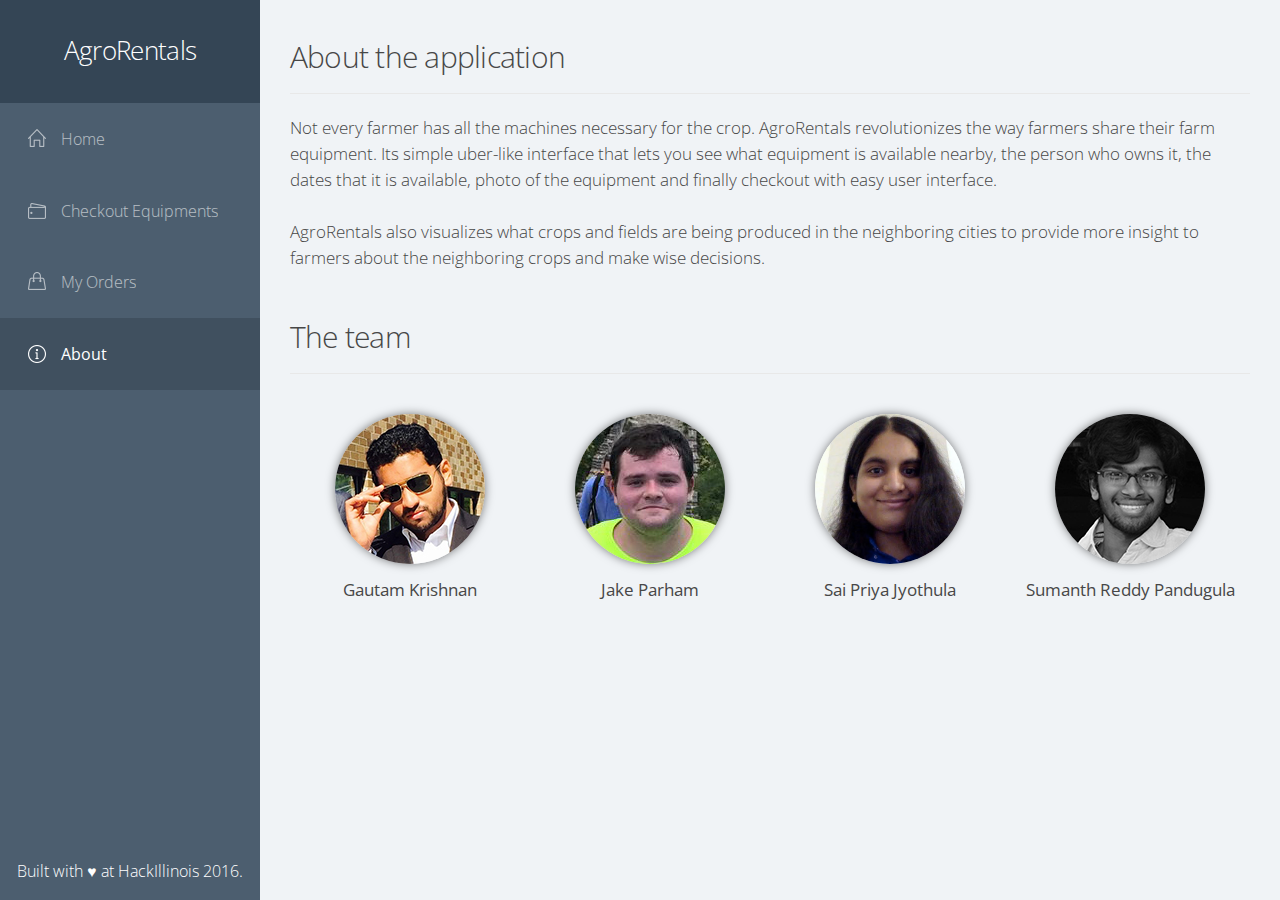
<file: about.html>
<!DOCTYPE HTML>
<!--
	Arcana by HTML5 UP
	html5up.net | @n33co
	Free for personal and commercial use under the CCA 3.0 license (html5up.net/license)
-->
<html>
	<head>
		<title>Right Sidebar - Arcana by HTML5 UP</title>
		<meta charset="utf-8" />
		<meta name="viewport" content="width=device-width, initial-scale=1" />
		<link rel="stylesheet" href="http://cdn.leafletjs.com/leaflet-0.7.5/leaflet.css" />
		<link rel="stylesheet" href="assets/css/main.css" />
		<link rel="stylesheet/less" type="text/css" href="assets/css/styles.less" />

		<script src="assets/js/less.js"></script>
		<!--[if lte IE 8]><script src="assets/js/ie/html5shiv.js"></script><![endif]-->
		<!--[if lte IE 8]><link rel="stylesheet" href="assets/css/ie8.css" /><![endif]-->
		<!--[if lte IE 9]><link rel="stylesheet" href="assets/css/ie9.css" /><![endif]-->
	</head>
	<body>
		<div id="page-wrapper">

			<!-- Header -->
				<div id="header">

					<!-- Logo -->
						<h1><a href="index.html" id="logo">AgroRentals</a></h1>

					<!-- Nav -->
						<nav id="nav">
							<ul>
								<li><a href="index.html"><span class="home-icon"></span>Home</a></li>
								<li><a href="equipment.html"><span class="checkout-icon"></span>Checkout Equipments</a></li>
								<li><a href="orders.html"><span class="orders-icon"></span>My Orders</a></li>
								<li class="current"><a href="#"><span class="about-icon"></span>About</a></li>
							</ul>
						</nav>
					<div class="copyright">
						<ul class="menu">
							<li>Built with &hearts; at HackIllinois 2016.</li>
							<!-- <li>&copy; The Phoenix team</a></li> -->
						</ul>
					</div>
				</div>

			<!-- Main -->
				<section class="wrapper">
					<div class="container left-desktop">
						<div class="row">
							<!-- <div class="topText">
							Hi there,
							<div class="secondaryText">You can look up the specialized machinery by selecting a crop on the map.</div>
							</div> -->
							<div class="row 200%">
								<div class="orders-page">
									<div class="orders-inner">
										<h2>About the application</h2>
										<div class="about-text" style="margin-top: 20px;">
										Not every farmer has all the machines necessary for the crop. AgroRentals revolutionizes the way farmers share their farm equipment. Its simple uber-like interface that lets you see what equipment is available nearby, the person who owns it, the dates that it is available, photo of the equipment and finally checkout with easy user interface.
<br><br>
AgroRentals also visualizes what crops and fields are being produced in the neighboring cities to provide more insight to farmers about the neighboring crops and make wise decisions. 
										</div>
										<h2 style="margin-top: 40px;">The team</h2>
										<div class="image-holder">
											<div class="image-single">
												<img src="images/gautam.jpg">
												<div class="about-name">Gautam Krishnan</div>
											</div>
											<div class="image-single">
												<img src="images/jake.jpg">
												<div class="about-name">Jake Parham</div>
											</div>
											<div class="image-single">
												<img src="images/sai.jpg">
												<div class="about-name">Sai Priya Jyothula</div>
											</div>
											<div class="image-single">
												<img src="images/sumanth.jpg">
												<div class="about-name">Sumanth Reddy Pandugula</div>
											</div>
										</div>
									</div>
									<!-- <a href="http://www.google.com/calendar/event?action=TEMPLATE&text="Test"&dates="mar 12 2016"/"mar 20 2016"&details="Borrowing machinery"&location="Chicago"&trp=false&sprop=&sprop=name:" target="_blank" rel="nofollow">Add to my calendar</a> -->
								</div>
							</div>
						</div>
					</div>
				</section>
		</div>
		<!-- Scripts -->
		<script src="assets/js/jquery.min.js"></script>
		<script type="text/javascript">
			$("#map").css("height", $(window).height());
			$("#map").css("width", "75%");
		</script>
		<script src="assets/js/leaflet.js"></script>
   		<script src="assets/js/d3.js"></script>
   		<script src="assets/js/hmac-sha1.js"></script>
		<!-- sha256 -->
		<script src="assets/js/hmac-sha256.js"></script>

		<script src="assets/js/enc-base64-min.js"></script>
		<script src="assets/js/ui.js"></script>
		<script src="assets/js/jquery.dropotron.min.js"></script>
		<script src="assets/js/skel.min.js"></script>
		<script src="assets/js/util.js"></script>
		<!--[if lte IE 8]><script src="assets/js/ie/respond.min.js"></script><![endif]-->
		<script src="assets/js/main.js"></script>
		<script src="assets/js/oauth-1.0a.js"></script>
		<script src="assets/js/xml2json.js"></script>
		<script src="assets/js/field.js"></script>
		<script src="assets/js/machines.js"></script>
		<div class="popup-grey"></div>
	</body>
</html>
</file>
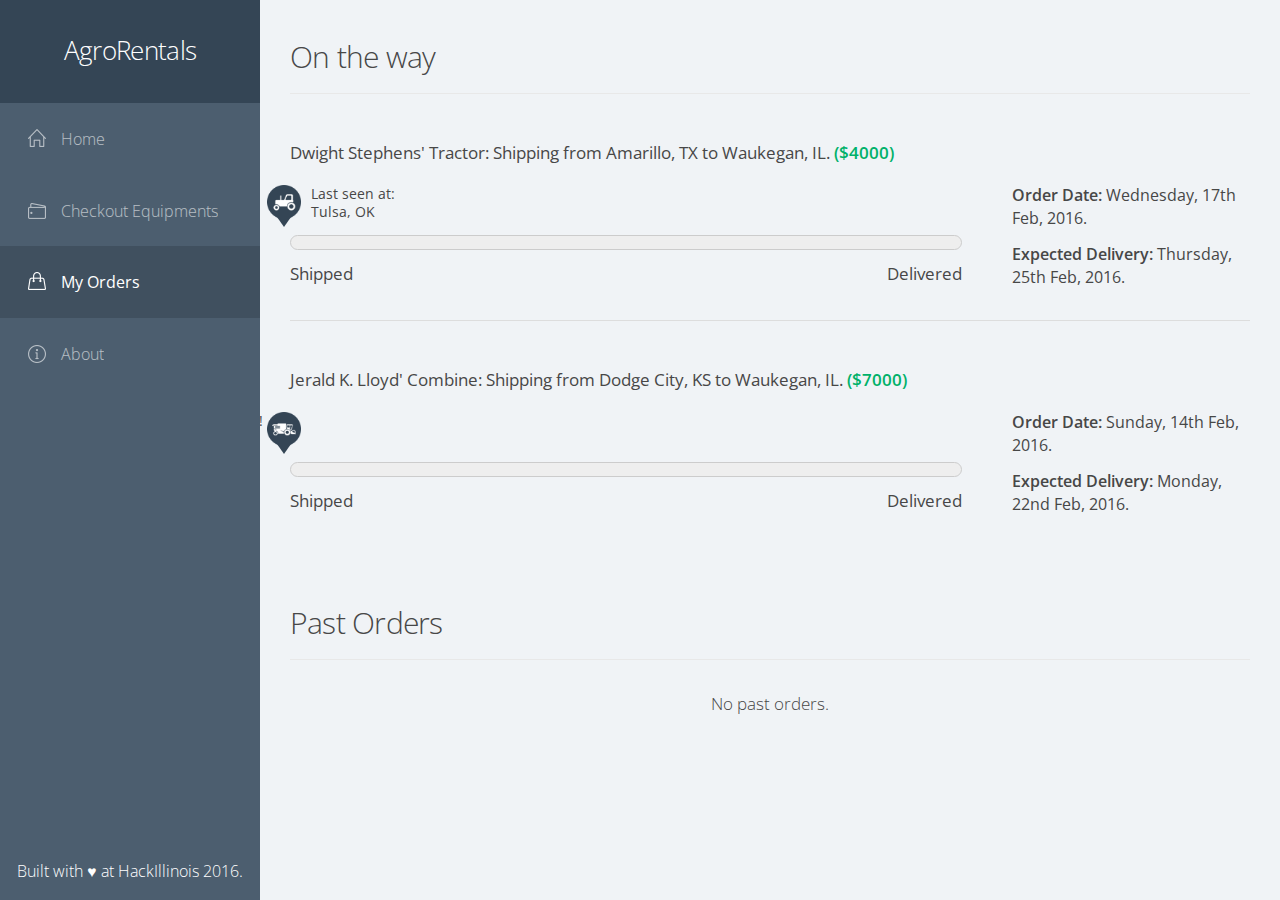
<file: orders.html>
<!DOCTYPE HTML>
<!--
	Arcana by HTML5 UP
	html5up.net | @n33co
	Free for personal and commercial use under the CCA 3.0 license (html5up.net/license)
-->
<html>
	<head>
		<title>Right Sidebar - Arcana by HTML5 UP</title>
		<meta charset="utf-8" />
		<meta name="viewport" content="width=device-width, initial-scale=1" />
		<link rel="stylesheet" href="http://cdn.leafletjs.com/leaflet-0.7.5/leaflet.css" />
		<link rel="stylesheet" href="assets/css/main.css" />
		<link rel="stylesheet/less" type="text/css" href="assets/css/styles.less" />

		<script src="assets/js/less.js"></script>
		<!--[if lte IE 8]><script src="assets/js/ie/html5shiv.js"></script><![endif]-->
		<!--[if lte IE 8]><link rel="stylesheet" href="assets/css/ie8.css" /><![endif]-->
		<!--[if lte IE 9]><link rel="stylesheet" href="assets/css/ie9.css" /><![endif]-->
	</head>
	<body>
		<div id="page-wrapper">

			<!-- Header -->
				<div id="header">

					<!-- Logo -->
						<h1><a href="index.html" id="logo">AgroRentals</a></h1>

					<!-- Nav -->
						<nav id="nav">
							<ul>
								<li><a href="index.html"><span class="home-icon"></span>Home</a></li>
								<li><a href="equipment.html"><span class="checkout-icon"></span>Checkout Equipments</a></li>
								<li class="current"><a href="orders.html"><span class="orders-icon"></span>My Orders</a></li>
								<li><a href="index.html"><span class="about-icon"></span>About</a></li>
							</ul>
						</nav>
					<div class="copyright">
						<ul class="menu">
							<li>Built with &hearts; at HackIllinois 2016.</li>
							<!-- <li>&copy; The Phoenix team</a></li> -->
						</ul>
					</div>
				</div>

			<!-- Main -->
				<section class="wrapper">
					<div class="container left-desktop">
						<div class="row">
							<!-- <div class="topText">
							Hi there,
							<div class="secondaryText">You can look up the specialized machinery by selecting a crop on the map.</div>
							</div> -->
							<div class="row 200%">
								<div class="orders-page">
									<div class="orders-inner">
										<h2>On the way</h2>
										<div class="order-single">
											<div class="left-order">
												<div class="order-name">Dwight Stephens' Tractor: Shipping from Amarillo, TX to Waukegan, IL. <em>($4000)</em></div>
												<div id="progressbar">
													<div id="progress">
														<div class="tractor-order-icon"></div>
														<div class="last-seen">Last seen at: Tulsa, OK</div>
													</div>
												</div>
												<div class="order-shipped">Shipped</div>
												<div class="order-delivered">Delivered</div>
											</div>
											<div class="right-order">
												<div class="orderFromToDate"><b>Order Date:</b> Wednesday, 17th Feb, 2016.</div>
												<div class="orderFromToDate"><b>Expected Delivery:</b> Thursday, 25th Feb, 2016.</div>
											</div>
										</div>
										<div class="order-single" style="border-bottom: 0;">
											<div class="left-order">
												<div class="order-name">Jerald K. Lloyd' Combine: Shipping from Dodge City, KS to Waukegan, IL. <em>($7000)</em></div>
												<div id="progressbar">
													<div id="progress2">
														<div class="combine-order-icon"></div>
														<div class="last-seen" style="margin-right: 18px">Almost there! (At Joliet, IL)</div>
													</div>
												</div>
												<div class="order-shipped">Shipped</div>
												<div class="order-delivered">Delivered</div>
											</div>
											<div class="right-order">
												<div class="orderFromToDate"><b>Order Date:</b> Sunday, 14th Feb, 2016.</div>
												<div class="orderFromToDate"><b>Expected Delivery:</b> Monday, 22nd Feb, 2016.</div>
											</div>
										</div>
										<h2 style="margin-top: 50px;">Past Orders</h2>
										<p style="margin-top: 30px; width: 100%; text-align: center; float: left;">No past orders.</p>
									</div>
									<!-- <a href="http://www.google.com/calendar/event?action=TEMPLATE&text="Test"&dates="mar 12 2016"/"mar 20 2016"&details="Borrowing machinery"&location="Chicago"&trp=false&sprop=&sprop=name:" target="_blank" rel="nofollow">Add to my calendar</a> -->
								</div>
							</div>
						</div>
					</div>
				</section>
		</div>
		<!-- Scripts -->
		<script src="assets/js/jquery.min.js"></script>
		<script type="text/javascript">
			$("#map").css("height", $(window).height());
			$("#map").css("width", "75%");
		</script>
		<script src="assets/js/leaflet.js"></script>
   		<script src="assets/js/d3.js"></script>
   		<script src="assets/js/hmac-sha1.js"></script>
		<!-- sha256 -->
		<script src="assets/js/hmac-sha256.js"></script>

		<script src="assets/js/enc-base64-min.js"></script>
		<script src="assets/js/ui.js"></script>
		<script src="assets/js/jquery.dropotron.min.js"></script>
		<script src="assets/js/skel.min.js"></script>
		<script src="assets/js/util.js"></script>
		<!--[if lte IE 8]><script src="assets/js/ie/respond.min.js"></script><![endif]-->
		<script src="assets/js/main.js"></script>
		<script src="assets/js/oauth-1.0a.js"></script>
		<script src="assets/js/xml2json.js"></script>
		<script src="assets/js/field.js"></script>
		<script src="assets/js/machines.js"></script>
		<div class="popup-grey"></div>
	</body>
</html>
</file>
<file: assets/css/main.css>
@import url("font-awesome.min.css");
@import url("http://fonts.googleapis.com/css?family=Open+Sans:300,400,600,600italic");

/*
	Arcana by HTML5 UP
	html5up.net | @n33co
	Free for personal and commercial use under the CCA 3.0 license (html5up.net/license)
*/

/* Reset */

	html, body, div, span, applet, object, iframe, h1, h2, h3, h4, h5, h6, p, blockquote, pre, a, abbr, acronym, address, big, cite, code, del, dfn, em, img, ins, kbd, q, s, samp, small, strike, strong, sub, sup, tt, var, b, u, i, center, dl, dt, dd, ol, ul, li, fieldset, form, label, legend, table, caption, tbody, tfoot, thead, tr, th, td, article, aside, canvas, details, embed, figure, figcaption, footer, header, hgroup, menu, nav, output, ruby, section, summary, time, mark, audio, video {
		margin: 0;
		padding: 0;
		border: 0;
		font-size: 100%;
		font: inherit;
		vertical-align: baseline;
	}

	article, aside, details, figcaption, figure, footer, header, hgroup, menu, nav, section {
		display: block;
	}

	body {
		line-height: 1;
	}

	ol, ul {
		list-style: none;
	}

	blockquote, q {
		quotes: none;
	}

	blockquote:before, blockquote:after, q:before, q:after {
		content: '';
		content: none;
	}

	table {
		border-collapse: collapse;
		border-spacing: 0;
	}

	body {
		-webkit-text-size-adjust: none;
	}

/* Box Model */

	*, *:before, *:after {
		-moz-box-sizing: border-box;
		-webkit-box-sizing: border-box;
		box-sizing: border-box;
	}

/* Containers */

	.container {
		margin-left: auto;
		margin-right: auto;
	}

	.container.\31 25\25 {
		width: 100%;
		max-width: 1750px;
		min-width: 1400px;
	}

	.container.\37 5\25 {
		width: 1050px;
	}

	.container.\35 0\25 {
		width: 700px;
	}

	.container.\32 5\25 {
		width: 350px;
	}

	.container {
		width: 1400px;
	}

	@media screen and (max-width: 1680px) {

		.container.\31 25\25 {
			width: 100%;
			max-width: 1500px;
			min-width: 1200px;
		}

		.container.\37 5\25 {
			width: 900px;
		}

		.container.\35 0\25 {
			width: 600px;
		}

		.container.\32 5\25 {
			width: 300px;
		}

		.container {
			width: 1200px;
		}

	}

	@media screen and (max-width: 1280px) {

		.container.\31 25\25 {
			width: 100%;
			max-width: 1200px;
			min-width: 960px;
		}

		.container.\37 5\25 {
			width: 720px;
		}

		.container.\35 0\25 {
			width: 480px;
		}

		.container.\32 5\25 {
			width: 240px;
		}

		.container {
			width: 960px;
		}

	}

	@media screen and (max-width: 980px) {

		.container.\31 25\25 {
			width: 100%;
			max-width: 118.75%;
			min-width: 95%;
		}

		.container.\37 5\25 {
			width: 71.25%;
		}

		.container.\35 0\25 {
			width: 47.5%;
		}

		.container.\32 5\25 {
			width: 23.75%;
		}

		.container {
			width: 95%;
		}

	}

	@media screen and (max-width: 840px) {

		.container.\31 25\25 {
			width: 100%;
			max-width: 118.75%;
			min-width: 95%;
		}

		.container.\37 5\25 {
			width: 71.25%;
		}

		.container.\35 0\25 {
			width: 47.5%;
		}

		.container.\32 5\25 {
			width: 23.75%;
		}

		.container {
			width: 95% !important;
		}

	}

	@media screen and (max-width: 736px) {

		.container.\31 25\25 {
			width: 100%;
			max-width: 112.5%;
			min-width: 90%;
		}

		.container.\37 5\25 {
			width: 67.5%;
		}

		.container.\35 0\25 {
			width: 45%;
		}

		.container.\32 5\25 {
			width: 22.5%;
		}

		.container {
			width: 90% !important;
		}

	}

	@media screen and (max-width: 480px) {

		.container.\31 25\25 {
			width: 100%;
			max-width: 125%;
			min-width: 100%;
		}

		.container.\37 5\25 {
			width: 75%;
		}

		.container.\35 0\25 {
			width: 50%;
		}

		.container.\32 5\25 {
			width: 25%;
		}

		.container {
			width: 100% !important;
		}

	}

/* Grid */

	.row {
		border-bottom: solid 1px transparent;
		-moz-box-sizing: border-box;
		-webkit-box-sizing: border-box;
		box-sizing: border-box;
	}

	.row > * {
		float: left;
		-moz-box-sizing: border-box;
		-webkit-box-sizing: border-box;
		box-sizing: border-box;
	}

	.row:after, .row:before {
		content: '';
		display: block;
		clear: both;
		height: 0;
	}

	.row.uniform > * > :first-child {
		margin-top: 0;
	}

	.row.uniform > * > :last-child {
		margin-bottom: 0;
	}

	.row.\30 \25 > * {
		padding: 0px 0 0 0px;
	}

	.row.\30 \25 {
		margin: 0px 0 -1px 0px;
	}

	.row.uniform.\30 \25 > * {
		padding: 0px 0 0 0px;
	}

	.row.uniform.\30 \25 {
		margin: 0px 0 -1px 0px;
	}

	.row > * {
		padding: 50px 0 0 50px;
	}

	.row {
		margin: -50px 0 -1px -50px;
	}

	.row.uniform > * {
		padding: 50px 0 0 50px;
	}

	.row.uniform {
		margin: -50px 0 -1px -50px;
	}

	.row.\32 00\25 > * {
		padding: 100px 0 0 100px;
	}

	.row.\32 00\25 {
		margin: -100px 0 -1px -100px;
	}

	.row.uniform.\32 00\25 > * {
		padding: 100px 0 0 100px;
	}

	.row.uniform.\32 00\25 {
		margin: -100px 0 -1px -100px;
	}

	.row.\31 50\25 > * {
		padding: 75px 0 0 75px;
	}

	.row.\31 50\25 {
		margin: -75px 0 -1px -75px;
	}

	.row.uniform.\31 50\25 > * {
		padding: 75px 0 0 75px;
	}

	.row.uniform.\31 50\25 {
		margin: -75px 0 -1px -75px;
	}

	.row.\35 0\25 > * {
		padding: 25px 0 0 25px;
	}

	.row.\35 0\25 {
		margin: -25px 0 -1px -25px;
	}

	.row.uniform.\35 0\25 > * {
		padding: 25px 0 0 25px;
	}

	.row.uniform.\35 0\25 {
		margin: -25px 0 -1px -25px;
	}

	.row.\32 5\25 > * {
		padding: 12.5px 0 0 12.5px;
	}

	.row.\32 5\25 {
		margin: -12.5px 0 -1px -12.5px;
	}

	.row.uniform.\32 5\25 > * {
		padding: 12.5px 0 0 12.5px;
	}

	.row.uniform.\32 5\25 {
		margin: -12.5px 0 -1px -12.5px;
	}

	.\31 2u, .\31 2u\24 {
		width: 100%;
		clear: none;
		margin-left: 0;
	}

	.\31 1u, .\31 1u\24 {
		width: 91.6666666667%;
		clear: none;
		margin-left: 0;
	}

	.\31 0u, .\31 0u\24 {
		width: 83.3333333333%;
		clear: none;
		margin-left: 0;
	}

	.\39 u, .\39 u\24 {
		width: 75%;
		clear: none;
		margin-left: 0;
	}

	.\38 u, .\38 u\24 {
		width: 66.6666666667%;
		clear: none;
		margin-left: 0;
	}

	.\37 u, .\37 u\24 {
		width: 58.3333333333%;
		clear: none;
		margin-left: 0;
	}

	.\36 u, .\36 u\24 {
		width: 50%;
		clear: none;
		margin-left: 0;
	}

	.\35 u, .\35 u\24 {
		width: 41.6666666667%;
		clear: none;
		margin-left: 0;
	}

	.\34 u, .\34 u\24 {
		width: 33.3333333333%;
		clear: none;
		margin-left: 0;
	}

	.\33 u, .\33 u\24 {
		width: 25%;
		clear: none;
		margin-left: 0;
	}

	.\32 u, .\32 u\24 {
		width: 16.6666666667%;
		clear: none;
		margin-left: 0;
	}

	.\31 u, .\31 u\24 {
		width: 8.3333333333%;
		clear: none;
		margin-left: 0;
	}

	.\31 2u\24 + *,
	.\31 1u\24 + *,
	.\31 0u\24 + *,
	.\39 u\24 + *,
	.\38 u\24 + *,
	.\37 u\24 + *,
	.\36 u\24 + *,
	.\35 u\24 + *,
	.\34 u\24 + *,
	.\33 u\24 + *,
	.\32 u\24 + *,
	.\31 u\24 + * {
		clear: left;
	}

	.\-11u {
		margin-left: 91.66667%;
	}

	.\-10u {
		margin-left: 83.33333%;
	}

	.\-9u {
		margin-left: 75%;
	}

	.\-8u {
		margin-left: 66.66667%;
	}

	.\-7u {
		margin-left: 58.33333%;
	}

	.\-6u {
		margin-left: 50%;
	}

	.\-5u {
		margin-left: 41.66667%;
	}

	.\-4u {
		margin-left: 33.33333%;
	}

	.\-3u {
		margin-left: 25%;
	}

	.\-2u {
		margin-left: 16.66667%;
	}

	.\-1u {
		margin-left: 8.33333%;
	}

	@media screen and (max-width: 1680px) {

		.row > * {
			padding: 40px 0 0 40px;
		}

		.row {
			margin: -40px 0 -1px -40px;
		}

		.row.uniform > * {
			padding: 40px 0 0 40px;
		}

		.row.uniform {
			margin: -40px 0 -1px -40px;
		}

		.row.\32 00\25 > * {
			padding: 80px 0 0 80px;
		}

		.row.\32 00\25 {
			margin: -80px 0 -1px -80px;
		}

		.row.uniform.\32 00\25 > * {
			padding: 80px 0 0 80px;
		}

		.row.uniform.\32 00\25 {
			margin: -80px 0 -1px -80px;
		}

		.row.\31 50\25 > * {
			padding: 60px 0 0 60px;
		}

		.row.\31 50\25 {
			margin: -60px 0 -1px -60px;
		}

		.row.uniform.\31 50\25 > * {
			padding: 60px 0 0 60px;
		}

		.row.uniform.\31 50\25 {
			margin: -60px 0 -1px -60px;
		}

		.row.\35 0\25 > * {
			padding: 20px 0 0 20px;
		}

		.row.\35 0\25 {
			margin: -20px 0 -1px -20px;
		}

		.row.uniform.\35 0\25 > * {
			padding: 20px 0 0 20px;
		}

		.row.uniform.\35 0\25 {
			margin: -20px 0 -1px -20px;
		}

		.row.\32 5\25 > * {
			padding: 10px 0 0 10px;
		}

		.row.\32 5\25 {
			margin: -10px 0 -1px -10px;
		}

		.row.uniform.\32 5\25 > * {
			padding: 10px 0 0 10px;
		}

		.row.uniform.\32 5\25 {
			margin: -10px 0 -1px -10px;
		}

		.\31 2u\28wide\29, .\31 2u\24\28wide\29 {
			width: 100%;
			clear: none;
			margin-left: 0;
		}

		.\31 1u\28wide\29, .\31 1u\24\28wide\29 {
			width: 91.6666666667%;
			clear: none;
			margin-left: 0;
		}

		.\31 0u\28wide\29, .\31 0u\24\28wide\29 {
			width: 83.3333333333%;
			clear: none;
			margin-left: 0;
		}

		.\39 u\28wide\29, .\39 u\24\28wide\29 {
			width: 75%;
			clear: none;
			margin-left: 0;
		}

		.\38 u\28wide\29, .\38 u\24\28wide\29 {
			width: 66.6666666667%;
			clear: none;
			margin-left: 0;
		}

		.\37 u\28wide\29, .\37 u\24\28wide\29 {
			width: 58.3333333333%;
			clear: none;
			margin-left: 0;
		}

		.\36 u\28wide\29, .\36 u\24\28wide\29 {
			width: 50%;
			clear: none;
			margin-left: 0;
		}

		.\35 u\28wide\29, .\35 u\24\28wide\29 {
			width: 41.6666666667%;
			clear: none;
			margin-left: 0;
		}

		.\34 u\28wide\29, .\34 u\24\28wide\29 {
			width: 33.3333333333%;
			clear: none;
			margin-left: 0;
		}

		.\33 u\28wide\29, .\33 u\24\28wide\29 {
			width: 25%;
			clear: none;
			margin-left: 0;
		}

		.\32 u\28wide\29, .\32 u\24\28wide\29 {
			width: 16.6666666667%;
			clear: none;
			margin-left: 0;
		}

		.\31 u\28wide\29, .\31 u\24\28wide\29 {
			width: 8.3333333333%;
			clear: none;
			margin-left: 0;
		}

		.\31 2u\24\28wide\29 + *,
		.\31 1u\24\28wide\29 + *,
		.\31 0u\24\28wide\29 + *,
		.\39 u\24\28wide\29 + *,
		.\38 u\24\28wide\29 + *,
		.\37 u\24\28wide\29 + *,
		.\36 u\24\28wide\29 + *,
		.\35 u\24\28wide\29 + *,
		.\34 u\24\28wide\29 + *,
		.\33 u\24\28wide\29 + *,
		.\32 u\24\28wide\29 + *,
		.\31 u\24\28wide\29 + * {
			clear: left;
		}

		.\-11u\28wide\29 {
			margin-left: 91.66667%;
		}

		.\-10u\28wide\29 {
			margin-left: 83.33333%;
		}

		.\-9u\28wide\29 {
			margin-left: 75%;
		}

		.\-8u\28wide\29 {
			margin-left: 66.66667%;
		}

		.\-7u\28wide\29 {
			margin-left: 58.33333%;
		}

		.\-6u\28wide\29 {
			margin-left: 50%;
		}

		.\-5u\28wide\29 {
			margin-left: 41.66667%;
		}

		.\-4u\28wide\29 {
			margin-left: 33.33333%;
		}

		.\-3u\28wide\29 {
			margin-left: 25%;
		}

		.\-2u\28wide\29 {
			margin-left: 16.66667%;
		}

		.\-1u\28wide\29 {
			margin-left: 8.33333%;
		}

	}

	@media screen and (max-width: 1280px) {

		.row > * {
			padding: 30px 0 0 30px;
		}

		.row {
			margin: -30px 0 -1px -30px;
		}

		.row.uniform > * {
			padding: 30px 0 0 30px;
		}

		.row.uniform {
			margin: -30px 0 -1px -30px;
		}

		.row.\32 00\25 > * {
			padding: 60px 0 0 60px;
		}

		.row.\32 00\25 {
			margin: -60px 0 -1px -60px;
		}

		.row.uniform.\32 00\25 > * {
			padding: 60px 0 0 60px;
		}

		.row.uniform.\32 00\25 {
			margin: -60px 0 -1px -60px;
		}

		.row.\31 50\25 > * {
			padding: 45px 0 0 45px;
		}

		.row.\31 50\25 {
			margin: -45px 0 -1px -45px;
		}

		.row.uniform.\31 50\25 > * {
			padding: 45px 0 0 45px;
		}

		.row.uniform.\31 50\25 {
			margin: -45px 0 -1px -45px;
		}

		.row.\35 0\25 > * {
			padding: 15px 0 0 15px;
		}

		.row.\35 0\25 {
			margin: -15px 0 -1px -15px;
		}

		.row.uniform.\35 0\25 > * {
			padding: 15px 0 0 15px;
		}

		.row.uniform.\35 0\25 {
			margin: -15px 0 -1px -15px;
		}

		.row.\32 5\25 > * {
			padding: 7.5px 0 0 7.5px;
		}

		.row.\32 5\25 {
			margin: -7.5px 0 -1px -7.5px;
		}

		.row.uniform.\32 5\25 > * {
			padding: 7.5px 0 0 7.5px;
		}

		.row.uniform.\32 5\25 {
			margin: -7.5px 0 -1px -7.5px;
		}

		.\31 2u\28normal\29, .\31 2u\24\28normal\29 {
			width: 100%;
			clear: none;
			margin-left: 0;
		}

		.\31 1u\28normal\29, .\31 1u\24\28normal\29 {
			width: 91.6666666667%;
			clear: none;
			margin-left: 0;
		}

		.\31 0u\28normal\29, .\31 0u\24\28normal\29 {
			width: 83.3333333333%;
			clear: none;
			margin-left: 0;
		}

		.\39 u\28normal\29, .\39 u\24\28normal\29 {
			width: 75%;
			clear: none;
			margin-left: 0;
		}

		.\38 u\28normal\29, .\38 u\24\28normal\29 {
			width: 66.6666666667%;
			clear: none;
			margin-left: 0;
		}

		.\37 u\28normal\29, .\37 u\24\28normal\29 {
			width: 58.3333333333%;
			clear: none;
			margin-left: 0;
		}

		.\36 u\28normal\29, .\36 u\24\28normal\29 {
			width: 50%;
			clear: none;
			margin-left: 0;
		}

		.\35 u\28normal\29, .\35 u\24\28normal\29 {
			width: 41.6666666667%;
			clear: none;
			margin-left: 0;
		}

		.\34 u\28normal\29, .\34 u\24\28normal\29 {
			width: 33.3333333333%;
			clear: none;
			margin-left: 0;
		}

		.\33 u\28normal\29, .\33 u\24\28normal\29 {
			width: 25%;
			clear: none;
			margin-left: 0;
		}

		.\32 u\28normal\29, .\32 u\24\28normal\29 {
			width: 16.6666666667%;
			clear: none;
			margin-left: 0;
		}

		.\31 u\28normal\29, .\31 u\24\28normal\29 {
			width: 8.3333333333%;
			clear: none;
			margin-left: 0;
		}

		.\31 2u\24\28normal\29 + *,
		.\31 1u\24\28normal\29 + *,
		.\31 0u\24\28normal\29 + *,
		.\39 u\24\28normal\29 + *,
		.\38 u\24\28normal\29 + *,
		.\37 u\24\28normal\29 + *,
		.\36 u\24\28normal\29 + *,
		.\35 u\24\28normal\29 + *,
		.\34 u\24\28normal\29 + *,
		.\33 u\24\28normal\29 + *,
		.\32 u\24\28normal\29 + *,
		.\31 u\24\28normal\29 + * {
			clear: left;
		}

		.\-11u\28normal\29 {
			margin-left: 91.66667%;
		}

		.\-10u\28normal\29 {
			margin-left: 83.33333%;
		}

		.\-9u\28normal\29 {
			margin-left: 75%;
		}

		.\-8u\28normal\29 {
			margin-left: 66.66667%;
		}

		.\-7u\28normal\29 {
			margin-left: 58.33333%;
		}

		.\-6u\28normal\29 {
			margin-left: 50%;
		}

		.\-5u\28normal\29 {
			margin-left: 41.66667%;
		}

		.\-4u\28normal\29 {
			margin-left: 33.33333%;
		}

		.\-3u\28normal\29 {
			margin-left: 25%;
		}

		.\-2u\28normal\29 {
			margin-left: 16.66667%;
		}

		.\-1u\28normal\29 {
			margin-left: 8.33333%;
		}

	}

	@media screen and (max-width: 980px) {

		.row > * {
			padding: 30px 0 0 30px;
		}

		.row {
			margin: -30px 0 -1px -30px;
		}

		.row.uniform > * {
			padding: 30px 0 0 30px;
		}

		.row.uniform {
			margin: -30px 0 -1px -30px;
		}

		.row.\32 00\25 > * {
			padding: 60px 0 0 60px;
		}

		.row.\32 00\25 {
			margin: -60px 0 -1px -60px;
		}

		.row.uniform.\32 00\25 > * {
			padding: 60px 0 0 60px;
		}

		.row.uniform.\32 00\25 {
			margin: -60px 0 -1px -60px;
		}

		.row.\31 50\25 > * {
			padding: 45px 0 0 45px;
		}

		.row.\31 50\25 {
			margin: -45px 0 -1px -45px;
		}

		.row.uniform.\31 50\25 > * {
			padding: 45px 0 0 45px;
		}

		.row.uniform.\31 50\25 {
			margin: -45px 0 -1px -45px;
		}

		.row.\35 0\25 > * {
			padding: 15px 0 0 15px;
		}

		.row.\35 0\25 {
			margin: -15px 0 -1px -15px;
		}

		.row.uniform.\35 0\25 > * {
			padding: 15px 0 0 15px;
		}

		.row.uniform.\35 0\25 {
			margin: -15px 0 -1px -15px;
		}

		.row.\32 5\25 > * {
			padding: 7.5px 0 0 7.5px;
		}

		.row.\32 5\25 {
			margin: -7.5px 0 -1px -7.5px;
		}

		.row.uniform.\32 5\25 > * {
			padding: 7.5px 0 0 7.5px;
		}

		.row.uniform.\32 5\25 {
			margin: -7.5px 0 -1px -7.5px;
		}

		.\31 2u\28narrow\29, .\31 2u\24\28narrow\29 {
			width: 100%;
			clear: none;
			margin-left: 0;
		}

		.\31 1u\28narrow\29, .\31 1u\24\28narrow\29 {
			width: 91.6666666667%;
			clear: none;
			margin-left: 0;
		}

		.\31 0u\28narrow\29, .\31 0u\24\28narrow\29 {
			width: 83.3333333333%;
			clear: none;
			margin-left: 0;
		}

		.\39 u\28narrow\29, .\39 u\24\28narrow\29 {
			width: 75%;
			clear: none;
			margin-left: 0;
		}

		.\38 u\28narrow\29, .\38 u\24\28narrow\29 {
			width: 66.6666666667%;
			clear: none;
			margin-left: 0;
		}

		.\37 u\28narrow\29, .\37 u\24\28narrow\29 {
			width: 58.3333333333%;
			clear: none;
			margin-left: 0;
		}

		.\36 u\28narrow\29, .\36 u\24\28narrow\29 {
			width: 50%;
			clear: none;
			margin-left: 0;
		}

		.\35 u\28narrow\29, .\35 u\24\28narrow\29 {
			width: 41.6666666667%;
			clear: none;
			margin-left: 0;
		}

		.\34 u\28narrow\29, .\34 u\24\28narrow\29 {
			width: 33.3333333333%;
			clear: none;
			margin-left: 0;
		}

		.\33 u\28narrow\29, .\33 u\24\28narrow\29 {
			width: 25%;
			clear: none;
			margin-left: 0;
		}

		.\32 u\28narrow\29, .\32 u\24\28narrow\29 {
			width: 16.6666666667%;
			clear: none;
			margin-left: 0;
		}

		.\31 u\28narrow\29, .\31 u\24\28narrow\29 {
			width: 8.3333333333%;
			clear: none;
			margin-left: 0;
		}

		.\31 2u\24\28narrow\29 + *,
		.\31 1u\24\28narrow\29 + *,
		.\31 0u\24\28narrow\29 + *,
		.\39 u\24\28narrow\29 + *,
		.\38 u\24\28narrow\29 + *,
		.\37 u\24\28narrow\29 + *,
		.\36 u\24\28narrow\29 + *,
		.\35 u\24\28narrow\29 + *,
		.\34 u\24\28narrow\29 + *,
		.\33 u\24\28narrow\29 + *,
		.\32 u\24\28narrow\29 + *,
		.\31 u\24\28narrow\29 + * {
			clear: left;
		}

		.\-11u\28narrow\29 {
			margin-left: 91.66667%;
		}

		.\-10u\28narrow\29 {
			margin-left: 83.33333%;
		}

		.\-9u\28narrow\29 {
			margin-left: 75%;
		}

		.\-8u\28narrow\29 {
			margin-left: 66.66667%;
		}

		.\-7u\28narrow\29 {
			margin-left: 58.33333%;
		}

		.\-6u\28narrow\29 {
			margin-left: 50%;
		}

		.\-5u\28narrow\29 {
			margin-left: 41.66667%;
		}

		.\-4u\28narrow\29 {
			margin-left: 33.33333%;
		}

		.\-3u\28narrow\29 {
			margin-left: 25%;
		}

		.\-2u\28narrow\29 {
			margin-left: 16.66667%;
		}

		.\-1u\28narrow\29 {
			margin-left: 8.33333%;
		}

	}

	@media screen and (max-width: 840px) {

		.row > * {
			padding: 30px 0 0 30px;
		}

		.row {
			margin: -30px 0 -1px -30px;
		}

		.row.uniform > * {
			padding: 30px 0 0 30px;
		}

		.row.uniform {
			margin: -30px 0 -1px -30px;
		}

		.row.\32 00\25 > * {
			padding: 60px 0 0 60px;
		}

		.row.\32 00\25 {
			margin: -60px 0 -1px -60px;
		}

		.row.uniform.\32 00\25 > * {
			padding: 60px 0 0 60px;
		}

		.row.uniform.\32 00\25 {
			margin: -60px 0 -1px -60px;
		}

		.row.\31 50\25 > * {
			padding: 45px 0 0 45px;
		}

		.row.\31 50\25 {
			margin: -45px 0 -1px -45px;
		}

		.row.uniform.\31 50\25 > * {
			padding: 45px 0 0 45px;
		}

		.row.uniform.\31 50\25 {
			margin: -45px 0 -1px -45px;
		}

		.row.\35 0\25 > * {
			padding: 15px 0 0 15px;
		}

		.row.\35 0\25 {
			margin: -15px 0 -1px -15px;
		}

		.row.uniform.\35 0\25 > * {
			padding: 15px 0 0 15px;
		}

		.row.uniform.\35 0\25 {
			margin: -15px 0 -1px -15px;
		}

		.row.\32 5\25 > * {
			padding: 7.5px 0 0 7.5px;
		}

		.row.\32 5\25 {
			margin: -7.5px 0 -1px -7.5px;
		}

		.row.uniform.\32 5\25 > * {
			padding: 7.5px 0 0 7.5px;
		}

		.row.uniform.\32 5\25 {
			margin: -7.5px 0 -1px -7.5px;
		}

		.\31 2u\28narrower\29, .\31 2u\24\28narrower\29 {
			width: 100%;
			clear: none;
			margin-left: 0;
		}

		.\31 1u\28narrower\29, .\31 1u\24\28narrower\29 {
			width: 91.6666666667%;
			clear: none;
			margin-left: 0;
		}

		.\31 0u\28narrower\29, .\31 0u\24\28narrower\29 {
			width: 83.3333333333%;
			clear: none;
			margin-left: 0;
		}

		.\39 u\28narrower\29, .\39 u\24\28narrower\29 {
			width: 75%;
			clear: none;
			margin-left: 0;
		}

		.\38 u\28narrower\29, .\38 u\24\28narrower\29 {
			width: 66.6666666667%;
			clear: none;
			margin-left: 0;
		}

		.\37 u\28narrower\29, .\37 u\24\28narrower\29 {
			width: 58.3333333333%;
			clear: none;
			margin-left: 0;
		}

		.\36 u\28narrower\29, .\36 u\24\28narrower\29 {
			width: 50%;
			clear: none;
			margin-left: 0;
		}

		.\35 u\28narrower\29, .\35 u\24\28narrower\29 {
			width: 41.6666666667%;
			clear: none;
			margin-left: 0;
		}

		.\34 u\28narrower\29, .\34 u\24\28narrower\29 {
			width: 33.3333333333%;
			clear: none;
			margin-left: 0;
		}

		.\33 u\28narrower\29, .\33 u\24\28narrower\29 {
			width: 25%;
			clear: none;
			margin-left: 0;
		}

		.\32 u\28narrower\29, .\32 u\24\28narrower\29 {
			width: 16.6666666667%;
			clear: none;
			margin-left: 0;
		}

		.\31 u\28narrower\29, .\31 u\24\28narrower\29 {
			width: 8.3333333333%;
			clear: none;
			margin-left: 0;
		}

		.\31 2u\24\28narrower\29 + *,
		.\31 1u\24\28narrower\29 + *,
		.\31 0u\24\28narrower\29 + *,
		.\39 u\24\28narrower\29 + *,
		.\38 u\24\28narrower\29 + *,
		.\37 u\24\28narrower\29 + *,
		.\36 u\24\28narrower\29 + *,
		.\35 u\24\28narrower\29 + *,
		.\34 u\24\28narrower\29 + *,
		.\33 u\24\28narrower\29 + *,
		.\32 u\24\28narrower\29 + *,
		.\31 u\24\28narrower\29 + * {
			clear: left;
		}

		.\-11u\28narrower\29 {
			margin-left: 91.66667%;
		}

		.\-10u\28narrower\29 {
			margin-left: 83.33333%;
		}

		.\-9u\28narrower\29 {
			margin-left: 75%;
		}

		.\-8u\28narrower\29 {
			margin-left: 66.66667%;
		}

		.\-7u\28narrower\29 {
			margin-left: 58.33333%;
		}

		.\-6u\28narrower\29 {
			margin-left: 50%;
		}

		.\-5u\28narrower\29 {
			margin-left: 41.66667%;
		}

		.\-4u\28narrower\29 {
			margin-left: 33.33333%;
		}

		.\-3u\28narrower\29 {
			margin-left: 25%;
		}

		.\-2u\28narrower\29 {
			margin-left: 16.66667%;
		}

		.\-1u\28narrower\29 {
			margin-left: 8.33333%;
		}

	}

	@media screen and (max-width: 736px) {

		.row > * {
			padding: 20px 0 0 20px;
		}

		.row {
			margin: -20px 0 -1px -20px;
		}

		.row.uniform > * {
			padding: 20px 0 0 20px;
		}

		.row.uniform {
			margin: -20px 0 -1px -20px;
		}

		.row.\32 00\25 > * {
			padding: 40px 0 0 40px;
		}

		.row.\32 00\25 {
			margin: -40px 0 -1px -40px;
		}

		.row.uniform.\32 00\25 > * {
			padding: 40px 0 0 40px;
		}

		.row.uniform.\32 00\25 {
			margin: -40px 0 -1px -40px;
		}

		.row.\31 50\25 > * {
			padding: 30px 0 0 30px;
		}

		.row.\31 50\25 {
			margin: -30px 0 -1px -30px;
		}

		.row.uniform.\31 50\25 > * {
			padding: 30px 0 0 30px;
		}

		.row.uniform.\31 50\25 {
			margin: -30px 0 -1px -30px;
		}

		.row.\35 0\25 > * {
			padding: 10px 0 0 10px;
		}

		.row.\35 0\25 {
			margin: -10px 0 -1px -10px;
		}

		.row.uniform.\35 0\25 > * {
			padding: 10px 0 0 10px;
		}

		.row.uniform.\35 0\25 {
			margin: -10px 0 -1px -10px;
		}

		.row.\32 5\25 > * {
			padding: 5px 0 0 5px;
		}

		.row.\32 5\25 {
			margin: -5px 0 -1px -5px;
		}

		.row.uniform.\32 5\25 > * {
			padding: 5px 0 0 5px;
		}

		.row.uniform.\32 5\25 {
			margin: -5px 0 -1px -5px;
		}

		.\31 2u\28mobile\29, .\31 2u\24\28mobile\29 {
			width: 100%;
			clear: none;
			margin-left: 0;
		}

		.\31 1u\28mobile\29, .\31 1u\24\28mobile\29 {
			width: 91.6666666667%;
			clear: none;
			margin-left: 0;
		}

		.\31 0u\28mobile\29, .\31 0u\24\28mobile\29 {
			width: 83.3333333333%;
			clear: none;
			margin-left: 0;
		}

		.\39 u\28mobile\29, .\39 u\24\28mobile\29 {
			width: 75%;
			clear: none;
			margin-left: 0;
		}

		.\38 u\28mobile\29, .\38 u\24\28mobile\29 {
			width: 66.6666666667%;
			clear: none;
			margin-left: 0;
		}

		.\37 u\28mobile\29, .\37 u\24\28mobile\29 {
			width: 58.3333333333%;
			clear: none;
			margin-left: 0;
		}

		.\36 u\28mobile\29, .\36 u\24\28mobile\29 {
			width: 50%;
			clear: none;
			margin-left: 0;
		}

		.\35 u\28mobile\29, .\35 u\24\28mobile\29 {
			width: 41.6666666667%;
			clear: none;
			margin-left: 0;
		}

		.\34 u\28mobile\29, .\34 u\24\28mobile\29 {
			width: 33.3333333333%;
			clear: none;
			margin-left: 0;
		}

		.\33 u\28mobile\29, .\33 u\24\28mobile\29 {
			width: 25%;
			clear: none;
			margin-left: 0;
		}

		.\32 u\28mobile\29, .\32 u\24\28mobile\29 {
			width: 16.6666666667%;
			clear: none;
			margin-left: 0;
		}

		.\31 u\28mobile\29, .\31 u\24\28mobile\29 {
			width: 8.3333333333%;
			clear: none;
			margin-left: 0;
		}

		.\31 2u\24\28mobile\29 + *,
		.\31 1u\24\28mobile\29 + *,
		.\31 0u\24\28mobile\29 + *,
		.\39 u\24\28mobile\29 + *,
		.\38 u\24\28mobile\29 + *,
		.\37 u\24\28mobile\29 + *,
		.\36 u\24\28mobile\29 + *,
		.\35 u\24\28mobile\29 + *,
		.\34 u\24\28mobile\29 + *,
		.\33 u\24\28mobile\29 + *,
		.\32 u\24\28mobile\29 + *,
		.\31 u\24\28mobile\29 + * {
			clear: left;
		}

		.\-11u\28mobile\29 {
			margin-left: 91.66667%;
		}

		.\-10u\28mobile\29 {
			margin-left: 83.33333%;
		}

		.\-9u\28mobile\29 {
			margin-left: 75%;
		}

		.\-8u\28mobile\29 {
			margin-left: 66.66667%;
		}

		.\-7u\28mobile\29 {
			margin-left: 58.33333%;
		}

		.\-6u\28mobile\29 {
			margin-left: 50%;
		}

		.\-5u\28mobile\29 {
			margin-left: 41.66667%;
		}

		.\-4u\28mobile\29 {
			margin-left: 33.33333%;
		}

		.\-3u\28mobile\29 {
			margin-left: 25%;
		}

		.\-2u\28mobile\29 {
			margin-left: 16.66667%;
		}

		.\-1u\28mobile\29 {
			margin-left: 8.33333%;
		}

	}

	@media screen and (max-width: 480px) {

		.row > * {
			padding: 20px 0 0 20px;
		}

		.row {
			margin: -20px 0 -1px -20px;
		}

		.row.uniform > * {
			padding: 20px 0 0 20px;
		}

		.row.uniform {
			margin: -20px 0 -1px -20px;
		}

		.row.\32 00\25 > * {
			padding: 40px 0 0 40px;
		}

		.row.\32 00\25 {
			margin: -40px 0 -1px -40px;
		}

		.row.uniform.\32 00\25 > * {
			padding: 40px 0 0 40px;
		}

		.row.uniform.\32 00\25 {
			margin: -40px 0 -1px -40px;
		}

		.row.\31 50\25 > * {
			padding: 30px 0 0 30px;
		}

		.row.\31 50\25 {
			margin: -30px 0 -1px -30px;
		}

		.row.uniform.\31 50\25 > * {
			padding: 30px 0 0 30px;
		}

		.row.uniform.\31 50\25 {
			margin: -30px 0 -1px -30px;
		}

		.row.\35 0\25 > * {
			padding: 10px 0 0 10px;
		}

		.row.\35 0\25 {
			margin: -10px 0 -1px -10px;
		}

		.row.uniform.\35 0\25 > * {
			padding: 10px 0 0 10px;
		}

		.row.uniform.\35 0\25 {
			margin: -10px 0 -1px -10px;
		}

		.row.\32 5\25 > * {
			padding: 5px 0 0 5px;
		}

		.row.\32 5\25 {
			margin: -5px 0 -1px -5px;
		}

		.row.uniform.\32 5\25 > * {
			padding: 5px 0 0 5px;
		}

		.row.uniform.\32 5\25 {
			margin: -5px 0 -1px -5px;
		}

		.\31 2u\28mobilep\29, .\31 2u\24\28mobilep\29 {
			width: 100%;
			clear: none;
			margin-left: 0;
		}

		.\31 1u\28mobilep\29, .\31 1u\24\28mobilep\29 {
			width: 91.6666666667%;
			clear: none;
			margin-left: 0;
		}

		.\31 0u\28mobilep\29, .\31 0u\24\28mobilep\29 {
			width: 83.3333333333%;
			clear: none;
			margin-left: 0;
		}

		.\39 u\28mobilep\29, .\39 u\24\28mobilep\29 {
			width: 75%;
			clear: none;
			margin-left: 0;
		}

		.\38 u\28mobilep\29, .\38 u\24\28mobilep\29 {
			width: 66.6666666667%;
			clear: none;
			margin-left: 0;
		}

		.\37 u\28mobilep\29, .\37 u\24\28mobilep\29 {
			width: 58.3333333333%;
			clear: none;
			margin-left: 0;
		}

		.\36 u\28mobilep\29, .\36 u\24\28mobilep\29 {
			width: 50%;
			clear: none;
			margin-left: 0;
		}

		.\35 u\28mobilep\29, .\35 u\24\28mobilep\29 {
			width: 41.6666666667%;
			clear: none;
			margin-left: 0;
		}

		.\34 u\28mobilep\29, .\34 u\24\28mobilep\29 {
			width: 33.3333333333%;
			clear: none;
			margin-left: 0;
		}

		.\33 u\28mobilep\29, .\33 u\24\28mobilep\29 {
			width: 25%;
			clear: none;
			margin-left: 0;
		}

		.\32 u\28mobilep\29, .\32 u\24\28mobilep\29 {
			width: 16.6666666667%;
			clear: none;
			margin-left: 0;
		}

		.\31 u\28mobilep\29, .\31 u\24\28mobilep\29 {
			width: 8.3333333333%;
			clear: none;
			margin-left: 0;
		}

		.\31 2u\24\28mobilep\29 + *,
		.\31 1u\24\28mobilep\29 + *,
		.\31 0u\24\28mobilep\29 + *,
		.\39 u\24\28mobilep\29 + *,
		.\38 u\24\28mobilep\29 + *,
		.\37 u\24\28mobilep\29 + *,
		.\36 u\24\28mobilep\29 + *,
		.\35 u\24\28mobilep\29 + *,
		.\34 u\24\28mobilep\29 + *,
		.\33 u\24\28mobilep\29 + *,
		.\32 u\24\28mobilep\29 + *,
		.\31 u\24\28mobilep\29 + * {
			clear: left;
		}

		.\-11u\28mobilep\29 {
			margin-left: 91.66667%;
		}

		.\-10u\28mobilep\29 {
			margin-left: 83.33333%;
		}

		.\-9u\28mobilep\29 {
			margin-left: 75%;
		}

		.\-8u\28mobilep\29 {
			margin-left: 66.66667%;
		}

		.\-7u\28mobilep\29 {
			margin-left: 58.33333%;
		}

		.\-6u\28mobilep\29 {
			margin-left: 50%;
		}

		.\-5u\28mobilep\29 {
			margin-left: 41.66667%;
		}

		.\-4u\28mobilep\29 {
			margin-left: 33.33333%;
		}

		.\-3u\28mobilep\29 {
			margin-left: 25%;
		}

		.\-2u\28mobilep\29 {
			margin-left: 16.66667%;
		}

		.\-1u\28mobilep\29 {
			margin-left: 8.33333%;
		}

	}

/* Basic */

	body {
		background: #f0f3f6;
	}

		body.is-loading * {
			-moz-transition: none !important;
			-webkit-transition: none !important;
			-ms-transition: none !important;
			transition: none !important;
			-moz-animation: none !important;
			-webkit-animation: none !important;
			-ms-animation: none !important;
			animation: none !important;
		}

	body, input, select, textarea {
		color: #474747;
		font-family: 'Open Sans', sans-serif;
		font-size: 16pt;
		font-weight: 300;
		line-height: 1.65em;
	}

	a {
		-moz-transition: color 0.2s ease-in-out, border-color 0.2s ease-in-out, opacity 0.2s ease-in-out;
		-webkit-transition: color 0.2s ease-in-out, border-color 0.2s ease-in-out, opacity 0.2s ease-in-out;
		-ms-transition: color 0.2s ease-in-out, border-color 0.2s ease-in-out, opacity 0.2s ease-in-out;
		transition: color 0.2s ease-in-out, border-color 0.2s ease-in-out, opacity 0.2s ease-in-out;
		color: #fff;
		text-decoration: none;
		border-bottom: dotted 1px;
	}

		a:hover {
			color: #37c0fb;
			border-bottom-color: transparent;
		}

	strong, b {
		font-weight: 600;
	}

	em, i {
		font-style: italic;
	}

	p, ul, ol, dl, table, blockquote {
		margin: 0 0 2em 0;
	}

	h1, h2, h3, h4, h5, h6 {
		color: inherit;
		font-weight: 600;
		line-height: 1.75em;
		margin-bottom: 1em;
	}

		h1 a, h2 a, h3 a, h4 a, h5 a, h6 a {
			color: inherit;
			text-decoration: none;
		}

		h1 em, h2 em, h3 em, h4 em, h5 em, h6 em {
			font-style: normal;
			font-weight: 300;
		}

	h2 {
		font-size: 1.75em;
		letter-spacing: -0.025em;
	}

	h3 {
		font-size: 1.2em;
		letter-spacing: -0.025em;
	}

	sub {
		font-size: 0.8em;
		position: relative;
		top: 0.5em;
	}

	sup {
		font-size: 0.8em;
		position: relative;
		top: -0.5em;
	}

	hr {
		border-top: solid 1px #e0e0e0;
		border: 0;
		margin-bottom: 1.5em;
	}

	blockquote {
		border-left: solid 0.5em #e0e0e0;
		font-style: italic;
		padding: 1em 0 1em 2em;
	}

	section.special, article.special {
		text-align: center;
	}

	header p {
		color: #999;
		font-size: 1.25em;
		position: relative;
		margin-top: -1.25em;
		margin-bottom: 2.25em;
	}

	header.major {
		text-align: center;
		margin: 0 0 2em 0;
	}

		header.major h2 {
			font-size: 2.25em;
		}

		header.major p {
			position: relative;
			border-top: solid 1px #e0e0e0;
			padding: 1em 0 0 0;
			margin: 0;
			top: -1em;
			font-size: 1.5em;
			letter-spacing: -0.025em;
		}

	footer {
		margin: 0 0 3em 0;
	}

		footer > :last-child {
			margin-bottom: 0;
		}

		footer.major {
			padding-top: 3em;
		}

/* Form */

	input[type="text"],
	input[type="password"],
	input[type="email"],
	textarea {
		-moz-appearance: none;
		-webkit-appearance: none;
		-ms-appearance: none;
		appearance: none;
		-moz-transition: border-color 0.2s ease-in-out;
		-webkit-transition: border-color 0.2s ease-in-out;
		-ms-transition: border-color 0.2s ease-in-out;
		transition: border-color 0.2s ease-in-out;
		background: #fff;
		border: solid 1px #e0e0e0;
		border-radius: 5px;
		color: inherit;
		display: block;
		outline: 0;
		padding: 0.75em;
		text-decoration: none;
		width: 100%;
	}

		input[type="text"]:focus,
		input[type="password"]:focus,
		input[type="email"]:focus,
		textarea:focus {
			border-color: #37c0fb;
		}

	input[type="text"],
	input[type="password"],
	input[type="email"] {
		line-height: 1em;
	}

	/*label {
		display: block;
		color: inherit;
		font-weight: 600;
		line-height: 1.75em;
		margin-bottom: 0.5em;
	}*/

	::-webkit-input-placeholder {
		color: #999;
		position: relative;
		top: 3px;
	}

	:-moz-placeholder {
		color: #999;
	}

	::-moz-placeholder {
		color: #999;
	}

	:-ms-input-placeholder {
		color: #999;
	}

	.formerize-placeholder {
		color: #999;
	}

/* Image */

	.image {
		border: 0;
		display: inline-block;
		position: relative;
		border-radius: 5px;
	}

		.image img {
			display: block;
			border-radius: 5px;
		}

		.image.left {
			display: block;
			float: left;
			margin: 0 2em 2em 0;
			position: relative;
			top: 0.25em;
		}

			.image.left img {
				display: block;
				width: 100%;
			}

		.image.fit {
			display: block;
		}

			.image.fit img {
				display: block;
				width: 100%;
			}

		.image.featured {
			display: block;
			margin: 0 0 2em 0;
		}

			.image.featured img {
				display: block;
				width: 100%;
			}

/* Icon */

	.icon {
		text-decoration: none;
		position: relative;
		text-decoration: none;
	}

		.icon:before {
			-moz-osx-font-smoothing: grayscale;
			-webkit-font-smoothing: antialiased;
			font-family: FontAwesome;
			font-style: normal;
			font-weight: normal;
			text-transform: none !important;
		}

		.icon > .label {
			display: none;
		}

		.icon.major {
			text-align: center;
			cursor: default;
			background-color: ;
			background-image: -moz-linear-gradient(top, rgba(0,0,0,0), rgba(0,0,0,0.15)), url("images/bg01.png");
			background-image: -webkit-linear-gradient(top, rgba(0,0,0,0), rgba(0,0,0,0.15)), url("images/bg01.png");
			background-image: -ms-linear-gradient(top, rgba(0,0,0,0), rgba(0,0,0,0.15)), url("images/bg01.png");
			background-image: linear-gradient(top, rgba(0,0,0,0), rgba(0,0,0,0.15)), url("images/bg01.png");
			color: #fff;
			border-radius: 100%;
			display: inline-block;
			width: 5em;
			height: 5em;
			line-height: 5em;
			box-shadow: 0 0 0 7px white, 0 0 0 8px #e0e0e0;
			margin: 0 0 2em 0;
		}

			.icon.major:before {
				font-size: 36px;
			}

/* Lists */

	ol.default {
		list-style: decimal;
		padding-left: 1.25em;
	}

		ol.default li {
			padding-left: 0.25em;
		}

	ul.default {
		list-style: disc;
		padding-left: 1em;
	}

		ul.default li {
			padding-left: 0.5em;
		}

	ul.links li {
		line-height: 2.5em;
	}

	ul.icons {
		cursor: default;
	}

		ul.icons li {
			display: inline-block;
			line-height: 1em;
			padding-left: 1.5em;
		}

			ul.icons li:first-child {
				padding-left: 0;
			}

			ul.icons li a, ul.icons li span {
				font-size: 2em;
				border: 0;
			}

	ul.actions {
		cursor: default;
	}

		ul.actions:last-child {
			margin-bottom: 0;
		}

		ul.actions li {
			display: inline-block;
			padding: 0 0 0 1.5em;
		}

			ul.actions li:first-child {
				padding: 0;
			}

		ul.actions.vertical li {
			display: block;
			padding: 1.5em 0 0 0;
		}

			ul.actions.vertical li:first-child {
				padding: 0;
			}

	ul.menu li {
		border-left: solid 1px #e0e0e0;
		display: inline-block;
		padding: 0 0 0 1em;
		margin: 0 0 0 1em;
	}

		ul.menu li:first-child {
			border-left: 0;
			margin-left: 0;
			padding-left: 0;
		}

/* Tables */

	table {
		width: 100%;
	}

		table.default {
			width: 100%;
		}

			table.default tbody tr {
				border-bottom: solid 1px #e0e0e0;
			}

			table.default td {
				padding: 0.5em 1em 0.5em 1em;
			}

			table.default th {
				font-weight: 600;
				padding: 0.5em 1em 0.5em 1em;
				text-align: left;
			}

			table.default thead {
				background-color: #555555;
				background-image: -moz-linear-gradient(top, rgba(0,0,0,0), rgba(0,0,0,0.15)), url("images/bg01.png");
				background-image: -webkit-linear-gradient(top, rgba(0,0,0,0), rgba(0,0,0,0.15)), url("images/bg01.png");
				background-image: -ms-linear-gradient(top, rgba(0,0,0,0), rgba(0,0,0,0.15)), url("images/bg01.png");
				background-image: linear-gradient(top, rgba(0,0,0,0), rgba(0,0,0,0.15)), url("images/bg01.png");
				color: #fff;
			}

/* Button */

	input[type="submit"],
	input[type="reset"],
	input[type="button"],
	.button {
		-moz-appearance: none;
		-webkit-appearance: none;
		-ms-appearance: none;
		appearance: none;
		-moz-transition: background-color 0.2s ease-in-out, color 0.2s ease-in-out, box-shadow 0.2s ease-in-out;
		-webkit-transition: background-color 0.2s ease-in-out, color 0.2s ease-in-out, box-shadow 0.2s ease-in-out;
		-ms-transition: background-color 0.2s ease-in-out, color 0.2s ease-in-out, box-shadow 0.2s ease-in-out;
		transition: background-color 0.2s ease-in-out, color 0.2s ease-in-out, box-shadow 0.2s ease-in-out;
		background-image: -moz-linear-gradient(top, rgba(0,0,0,0), rgba(0,0,0,0.15)), url("images/bg01.png");
		background-image: -webkit-linear-gradient(top, rgba(0,0,0,0), rgba(0,0,0,0.15)), url("images/bg01.png");
		background-image: -ms-linear-gradient(top, rgba(0,0,0,0), rgba(0,0,0,0.15)), url("images/bg01.png");
		background-image: linear-gradient(top, rgba(0,0,0,0), rgba(0,0,0,0.15)), url("images/bg01.png");
		background-color: #37c0fb;
		border-radius: 5px;
		border: 0;
		color: #fff;
		cursor: pointer;
		display: inline-block;
		padding: 0 1.5em;
		line-height: 2.75em;
		min-width: 9em;
		text-align: center;
		text-decoration: none;
		font-weight: 600;
		letter-spacing: -0.025em;
	}

		input[type="submit"]:hover,
		input[type="reset"]:hover,
		input[type="button"]:hover,
		.button:hover {
			background-color: #50c8fb;
			color: #fff !important;
		}

		input[type="submit"]:active,
		input[type="reset"]:active,
		input[type="button"]:active,
		.button:active {
			background-color: #1eb8fb;
			color: #fff;
		}

		input[type="submit"].alt,
		input[type="reset"].alt,
		input[type="button"].alt,
		.button.alt {
			background-color: #555555;
			color: #fff;
		}

			input[type="submit"].alt:hover,
			input[type="reset"].alt:hover,
			input[type="button"].alt:hover,
			.button.alt:hover {
				background-color: #626262;
			}

			input[type="submit"].alt:active,
			input[type="reset"].alt:active,
			input[type="button"].alt:active,
			.button.alt:active {
				background-color: #484848;
			}

		input[type="submit"].icon:before,
		input[type="reset"].icon:before,
		input[type="button"].icon:before,
		.button.icon:before {
			margin-right: 0.5em;
		}

		input[type="submit"].fit,
		input[type="reset"].fit,
		input[type="button"].fit,
		.button.fit {
			width: 100%;
		}

		input[type="submit"].small,
		input[type="reset"].small,
		input[type="button"].small,
		.button.small {
			font-size: 0.8em;
		}

/* Box */

	.box.highlight {
		text-align: center;
	}

	.box.post {
		position: relative;
		margin: 0 0 2em 0;
	}

		.box.post:after {
			content: '';
			display: block;
			clear: both;
		}

		.box.post .inner {
			margin-left: calc(30% + 2em);
		}

			.box.post .inner > :last-child {
				margin-bottom: 0;
			}

		.box.post .image {
			width: 30%;
			margin: 0;
		}

/* Header */

	#header {
		text-align: center;
		padding: 3em 0 0 0;
		background-color: #fff;
		background-image: url("images/bg02.png"), url("images/bg02.png"), url("images/bg01.png");
		background-position: top left,					top left,					top left;
		background-size: 100% 6em,					100% 6em,					auto;
		background-repeat: no-repeat,					no-repeat,					repeat;
	}

		#header h1 {
			padding: 0 0 2.75em 0;
			margin: 0;
		}

			#header h1 a {
				font-size: 1.5em;
				letter-spacing: -0.025em;
				border: 0;
			}

	#nav {
		cursor: default;
		background-color: #333;
		/*background-image: -moz-linear-gradient(top, rgba(0,0,0,0), rgba(0,0,0,0.3)), url("images/bg01.png");
		background-image: -webkit-linear-gradient(top, rgba(0,0,0,0), rgba(0,0,0,0.3)), url("images/bg01.png");
		background-image: -ms-linear-gradient(top, rgba(0,0,0,0), rgba(0,0,0,0.3)), url("images/bg01.png");
		background-image: linear-gradient(top, rgba(0,0,0,0), rgba(0,0,0,0.3)), url("images/bg01.png");*/
		padding: 0;
	}

		#nav:after {
			content: '';
			display: block;
			width: 100%;
			height: 0.75em;
		}

		#nav > ul {
			margin: 0;
		}

			#nav > ul > li {
				position: relative;
				display: inline-block;
				margin-left: 1em;
			}

				#nav > ul > li a {
					color: #c0c0c0;
					text-decoration: none;
					border: 0;
					display: block;
					padding: 1.5em 0.5em 1.35em 0.5em;
				}

				#nav > ul > li:first-child {
					margin-left: 0;
				}

				#nav > ul > li:hover a {
					color: #fff;
				}

				#nav > ul > li.current {
					font-weight: 600;
				}

					/*#nav > ul > li.current:before {
						-moz-transform: rotateZ(45deg);
						-webkit-transform: rotateZ(45deg);
						-ms-transform: rotateZ(45deg);
						transform: rotateZ(45deg);
						width: 0.75em;
						height: 0.75em;
						content: '';
						display: block;
						position: absolute;
						bottom: -0.5em;
						left: 50%;
						margin-left: -0.375em;
						background-color: #37c0fb;
						background-image: url("images/bg01.png");
					}*/

					#nav > ul > li.current a {
						color: #fff;
					}

				#nav > ul > li.active a {
					color: #fff;
				}

				#nav > ul > li.active.current:before {
					opacity: 0;
				}

				#nav > ul > li > ul {
					display: none;
				}

/* Dropotron */

	.dropotron {
		background-color: #333;
		background-image: -moz-linear-gradient(top, rgba(0,0,0,0.3), rgba(0,0,0,0)), url("images/bg01.png");
		background-image: -webkit-linear-gradient(top, rgba(0,0,0,0.3), rgba(0,0,0,0)), url("images/bg01.png");
		background-image: -ms-linear-gradient(top, rgba(0,0,0,0.3), rgba(0,0,0,0)), url("images/bg01.png");
		background-image: linear-gradient(top, rgba(0,0,0,0.3), rgba(0,0,0,0)), url("images/bg01.png");
		border-radius: 5px;
		color: #fff;
		min-width: 10em;
		padding: 1em 0;
		text-align: center;
		box-shadow: 0 1em 1em 0 rgba(0, 0, 0, 0.5);
	}

		.dropotron > li {
			line-height: 2em;
			padding: 0 1.1em 0 1em;
		}

			.dropotron > li > a {
				color: #c0c0c0;
				text-decoration: none;
				border: 0;
			}

			.dropotron > li.active > a, .dropotron > li:hover > a {
				color: #fff;
			}

		.dropotron.level-0 {
			border-radius: 0 0 5px 5px;
			font-size: 0.9em;
			padding-top: 0;
			margin-top: -1px;
		}

/* Banner */

	#banner {
		background-image: url("../../images/banner.jpg");
		background-position: center center;
		background-size: cover;
		height: 28em;
		text-align: center;
		position: relative;
	}

		#banner header {
			position: absolute;
			bottom: 0;
			left: 0;
			width: 100%;
			background: #212121;
			background: rgba(27, 27, 27, 0.75);
			color: #fff;
			padding: 1.5em 0;
		}

			#banner header h2 {
				display: inline-block;
				margin: 0;
				font-size: 1.25em;
				vertical-align: middle;
			}

				#banner header h2 em {
					opacity: 0.75;
				}

				#banner header h2 a {
					border-bottom-color: rgba(255, 255, 255, 0.5);
				}

					#banner header h2 a:hover {
						border-bottom-color: transparent;
					}

			#banner header .button {
				vertical-align: middle;
				margin-left: 1em;
			}

/* Wrapper */

	.wrapper {
		padding: 5em 0 3em 0;
	}

		.wrapper.style1 {
			background: #fff;
		}

		.wrapper.style2 {
			background-color: #fff;
			background-image: url("images/bg02.png"), url("images/bg03.png"), url("images/bg01.png");
			background-position: top left,						bottom left,					top left;
			background-size: 100% 6em,						100% 6em,						auto;
			background-repeat: no-repeat,						no-repeat,						repeat;
		}

		.wrapper.style3 {
			background-image: -moz-linear-gradient(top, rgba(0,0,0,0), rgba(0,0,0,0.15)), url("images/bg01.png");
			background-image: -webkit-linear-gradient(top, rgba(0,0,0,0), rgba(0,0,0,0.15)), url("images/bg01.png");
			background-image: -ms-linear-gradient(top, rgba(0,0,0,0), rgba(0,0,0,0.15)), url("images/bg01.png");
			background-image: linear-gradient(top, rgba(0,0,0,0), rgba(0,0,0,0.15)), url("images/bg01.png");
			color: #fff;
		}

			.wrapper.style3 .button {
				background: #fff;
				color: #474747;
			}

				.wrapper.style3 .button:hover {
					color: #37c0fb !important;
				}

/* CTA */

	#cta {
		text-align: center;
		padding: 3.5em 0;
	}

		#cta header h2 {
			display: inline-block;
			vertical-align: middle;
			margin: 0;
		}

		#cta header .button {
			vertical-align: middle;
			margin-left: 1em;
		}

/* Footer */

	#footer {
		padding: 4em 0 8em 0;
	}

		#footer a {
			color: inherit;
			border-bottom-color: rgba(71, 71, 71, 0.25);
		}

			#footer a:hover {
				color: #37c0fb;
				border-bottom-color: transparent;
			}

		#footer .container {
			margin-bottom: 4em;
		}

		#footer .icons {
			text-align: center;
			margin: 0;
		}

			#footer .icons a {
				color: #999;
			}

				#footer .icons a:hover {
					color: #474747;
				}

		#footer .copyright {
			color: #999;
			margin-top: 1.5em;
			text-align: center;
			font-size: 0.9em;
		}

/* Wide */

	@media screen and (max-width: 1680px) {

		/* Basic */

			body, input, select, textarea {
				font-size: 14pt;
				line-height: 1.5em;
			}

		/* Banner */

			#banner {
				height: 24em;
			}

	}

/* Normal */

	@media screen and (max-width: 1280px) {

		/* Basic */

			body, input, select, textarea {
				font-size: 13pt;
				line-height: 1.5em;
			}

		/* Lists */

			ol.default {
				list-style: decimal;
				padding-left: 1.25em;
			}

				ol.default li {
					padding-left: 0.25em;
				}

			ul.icons li a, ul.icons li span {
				font-size: 1.5em;
			}

		/* Header */

			#header {
				padding: 2em 0 0 0;
			}

				#header h1 {
					padding: 0 0 1.75em 0;
				}

		/* Banner */

			#banner {
				height: 20em;
			}

		/* Wrapper */

			.wrapper {
				padding: 3em 0 1em 0;
			}

		/* CTA */

			#cta {
				padding: 2em 0;
			}

		/* Footer */

			#footer {
				padding: 0.5em 0 0em 0;
			}

				#footer .container {
					margin-bottom: 1em;
				}

	}

/* Narrow */

	@media screen and (max-width: 980px) {

		/* Basic */

			body, input, select, textarea {
				font-size: 12pt;
				line-height: 1.5em;
			}

	}

/* Narrower */

	#navPanel, #titleBar {
		display: none;
	}

	@media screen and (max-width: 840px) {

		/* Basic */

			html, body {
				overflow-x: hidden;
			}

			body, input, select, textarea {
				font-size: 13pt;
			}

			h1, h2, h3, h4, h5, h6 {
				margin-bottom: 0.5em;
			}

			header p {
				margin-top: -0.75em;
			}

			header.major {
				text-align: center;
				margin: 0 0 2em 0;
			}

				header.major h2 {
					font-size: 1.75em;
				}

				header.major p {
					top: -0.25em;
					font-size: 1.25em;
				}

		/* Box */

			.box.highlight {
				text-align: left;
				position: relative;
				padding-left: 7em;
			}

				.box.highlight i {
					position: absolute;
					margin: 0;
					left: 0;
					top: 0.25em;
				}

			.box.post .inner {
				margin-left: calc(20% + 2em);
			}

			.box.post .image {
				width: 20%;
			}

		/* Header */

			#header {
				display: none;
			}

		/* Banner */

			#banner {
				height: 20em;
			}

				#banner header h2 {
					display: block;
				}

				#banner header .button {
					margin: 1em 0 0 0;
				}

		/* CTA */

			#cta {
				padding: 1.5em 0;
			}

				#cta header h2 {
					display: block;
				}

				#cta header .button {
					margin: 1em 0 0 0;
				}

		/* Footer */

			#footer {
				text-align: center;
			}

				#footer .container {
					margin-bottom: 4em;
				}

		/* Off-Canvas Navigation */

			#page-wrapper {
				-moz-backface-visibility: hidden;
				-webkit-backface-visibility: hidden;
				-ms-backface-visibility: hidden;
				backface-visibility: hidden;
				-moz-transition: -moz-transform 0.5s ease;
				-webkit-transition: -webkit-transform 0.5s ease;
				-ms-transition: -ms-transform 0.5s ease;
				transition: transform 0.5s ease;
				padding-bottom: 1px;
				padding-top: 44px;
			}

			#titleBar {
				-moz-backface-visibility: hidden;
				-webkit-backface-visibility: hidden;
				-ms-backface-visibility: hidden;
				backface-visibility: hidden;
				-moz-transition: -moz-transform 0.5s ease;
				-webkit-transition: -webkit-transform 0.5s ease;
				-ms-transition: -ms-transform 0.5s ease;
				transition: transform 0.5s ease;
				display: block;
				height: 44px;
				left: 0;
				position: fixed;
				top: 0;
				width: 100%;
				z-index: 10001;
				background-color: #333;
				background-image: -moz-linear-gradient(top, rgba(0,0,0,0), rgba(0,0,0,0.3)), url("images/bg01.png");
				background-image: -webkit-linear-gradient(top, rgba(0,0,0,0), rgba(0,0,0,0.3)), url("images/bg01.png");
				background-image: -ms-linear-gradient(top, rgba(0,0,0,0), rgba(0,0,0,0.3)), url("images/bg01.png");
				background-image: linear-gradient(top, rgba(0,0,0,0), rgba(0,0,0,0.3)), url("images/bg01.png");
				height: 44px;
				line-height: 44px;
			}

				#titleBar .title {
					display: block;
					position: relative;
					font-weight: 600;
					text-align: center;
					color: #fff;
					z-index: 1;
				}

					#titleBar .title em {
						font-style: normal;
						font-weight: 300;
					}

				#titleBar .toggle {
					text-decoration: none;
					border: 0;
					height: 60px;
					left: 0;
					position: absolute;
					top: 0;
					width: 80px;
					z-index: 2;
				}

					#titleBar .toggle:before {
						-moz-osx-font-smoothing: grayscale;
						-webkit-font-smoothing: antialiased;
						font-family: FontAwesome;
						font-style: normal;
						font-weight: normal;
						text-transform: none !important;
					}

					#titleBar .toggle:before {
						content: '\f0c9';
						display: block;
						height: 44px;
						text-align: center;
						width: 44px;
						color: #fff;
						opacity: 0.5;
					}

					#titleBar .toggle:active:before {
						opacity: 0.75;
					}

			#navPanel {
				background-color: #1f1f1f;
				box-shadow: inset -1px 0 3px 0 rgba(0, 0, 0, 0.5);
				background-image: -moz-linear-gradient(left, rgba(0,0,0,0) 75%, rgba(0,0,0,0.15)), url("images/bg01.png");
				background-image: -webkit-linear-gradient(left, rgba(0,0,0,0) 75%, rgba(0,0,0,0.15)), url("images/bg01.png");
				background-image: -ms-linear-gradient(left, rgba(0,0,0,0) 75%, rgba(0,0,0,0.15)), url("images/bg01.png");
				background-image: linear-gradient(left, rgba(0,0,0,0) 75%, rgba(0,0,0,0.15)), url("images/bg01.png");
				-moz-backface-visibility: hidden;
				-webkit-backface-visibility: hidden;
				-ms-backface-visibility: hidden;
				backface-visibility: hidden;
				-moz-transform: translateX(-275px);
				-webkit-transform: translateX(-275px);
				-ms-transform: translateX(-275px);
				transform: translateX(-275px);
				-moz-transition: -moz-transform 0.5s ease;
				-webkit-transition: -webkit-transform 0.5s ease;
				-ms-transition: -ms-transform 0.5s ease;
				transition: transform 0.5s ease;
				display: block;
				height: 100%;
				left: 0;
				overflow-y: auto;
				position: fixed;
				top: 0;
				width: 275px;
				z-index: 10002;
			}

				#navPanel .link {
					border-bottom: 0;
					border-top: solid 1px rgba(255, 255, 255, 0.05);
					color: #888;
					display: block;
					height: 48px;
					line-height: 48px;
					padding: 0 1em 0 1em;
					text-decoration: none;
				}

					#navPanel .link:first-child {
						border-top: 0;
					}

					#navPanel .link.depth-0 {
						color: #fff;
					}

					#navPanel .link .indent-1 {
						display: inline-block;
						width: 1em;
					}

					#navPanel .link .indent-2 {
						display: inline-block;
						width: 2em;
					}

					#navPanel .link .indent-3 {
						display: inline-block;
						width: 3em;
					}

					#navPanel .link .indent-4 {
						display: inline-block;
						width: 4em;
					}

					#navPanel .link .indent-5 {
						display: inline-block;
						width: 5em;
					}

			body.navPanel-visible #page-wrapper {
				-moz-transform: translateX(275px);
				-webkit-transform: translateX(275px);
				-ms-transform: translateX(275px);
				transform: translateX(275px);
			}

			body.navPanel-visible #titleBar {
				-moz-transform: translateX(275px);
				-webkit-transform: translateX(275px);
				-ms-transform: translateX(275px);
				transform: translateX(275px);
			}

			body.navPanel-visible #navPanel {
				-moz-transform: translateX(0);
				-webkit-transform: translateX(0);
				-ms-transform: translateX(0);
				transform: translateX(0);
			}

	}

/* Mobile */

	@media screen and (max-width: 736px) {

		/* Basic */

			body, input, select, textarea {
				font-size: 11pt;
				line-height: 1.35em;
			}

			h2 {
				font-size: 1.25em;
				letter-spacing: 0;
				line-height: 1.35em;
			}

			h3 {
				font-size: 1em;
				letter-spacing: 0;
				line-height: 1.35em;
			}

			header p {
				margin-top: -0.5em;
				font-size: 1em;
			}

			header.major {
				padding: 0 20px;
			}

				header.major h2 {
					font-size: 1.25em;
				}

				header.major p {
					top: 0;
					margin-top: 1.25em;
					font-size: 1em;
				}

		/* Lists */

			ul.menu li {
				border: 0;
				padding: 0;
				margin: 0;
				display: block;
				line-height: 2em;
			}

		/* Banner */

			#banner {
				height: 18em;
			}

		/* Wrapper */

			.wrapper {
				padding: 2em 0 1px 0;
			}

	}

/* Mobile (Portrait) */

	@media screen and (max-width: 480px) {

		/* Lists */

			ul.actions li {
				display: block;
				padding: 1.5em 0 0 0;
			}

				ul.actions li:first-child {
					padding: 0;
				}

		/* Icon */

			.icon.major {
				width: 4em;
				height: 4em;
				line-height: 4em;
				box-shadow: 0 0 0 7px white, 0 0 0 8px #e0e0e0;
			}

				.icon.major:before {
					font-size: 24px;
				}

		/* Button */

			input[type="submit"],
			input[type="reset"],
			input[type="button"],
			.button {
				width: 100%;
				display: block;
			}

		/* Box */

			.box.highlight {
				padding-left: calc(4em + 30px);
			}

			.box.post .inner {
				margin-left: calc(30% + 20px);
			}

			.box.post .image {
				width: 30%;
			}

		/* Banner */

			#banner {
				height: 20em;
			}

				#banner header {
					padding: 20px;
				}

		/* Wrapper */

			.wrapper {
				padding: 2em 20px 1px 20px;
			}

		/* CTA */

			#cta {
				padding: 20px;
			}

		/* Footer */

			#footer {
				padding: 2em 20px;
				text-align: left;
			}

	}
</file>
